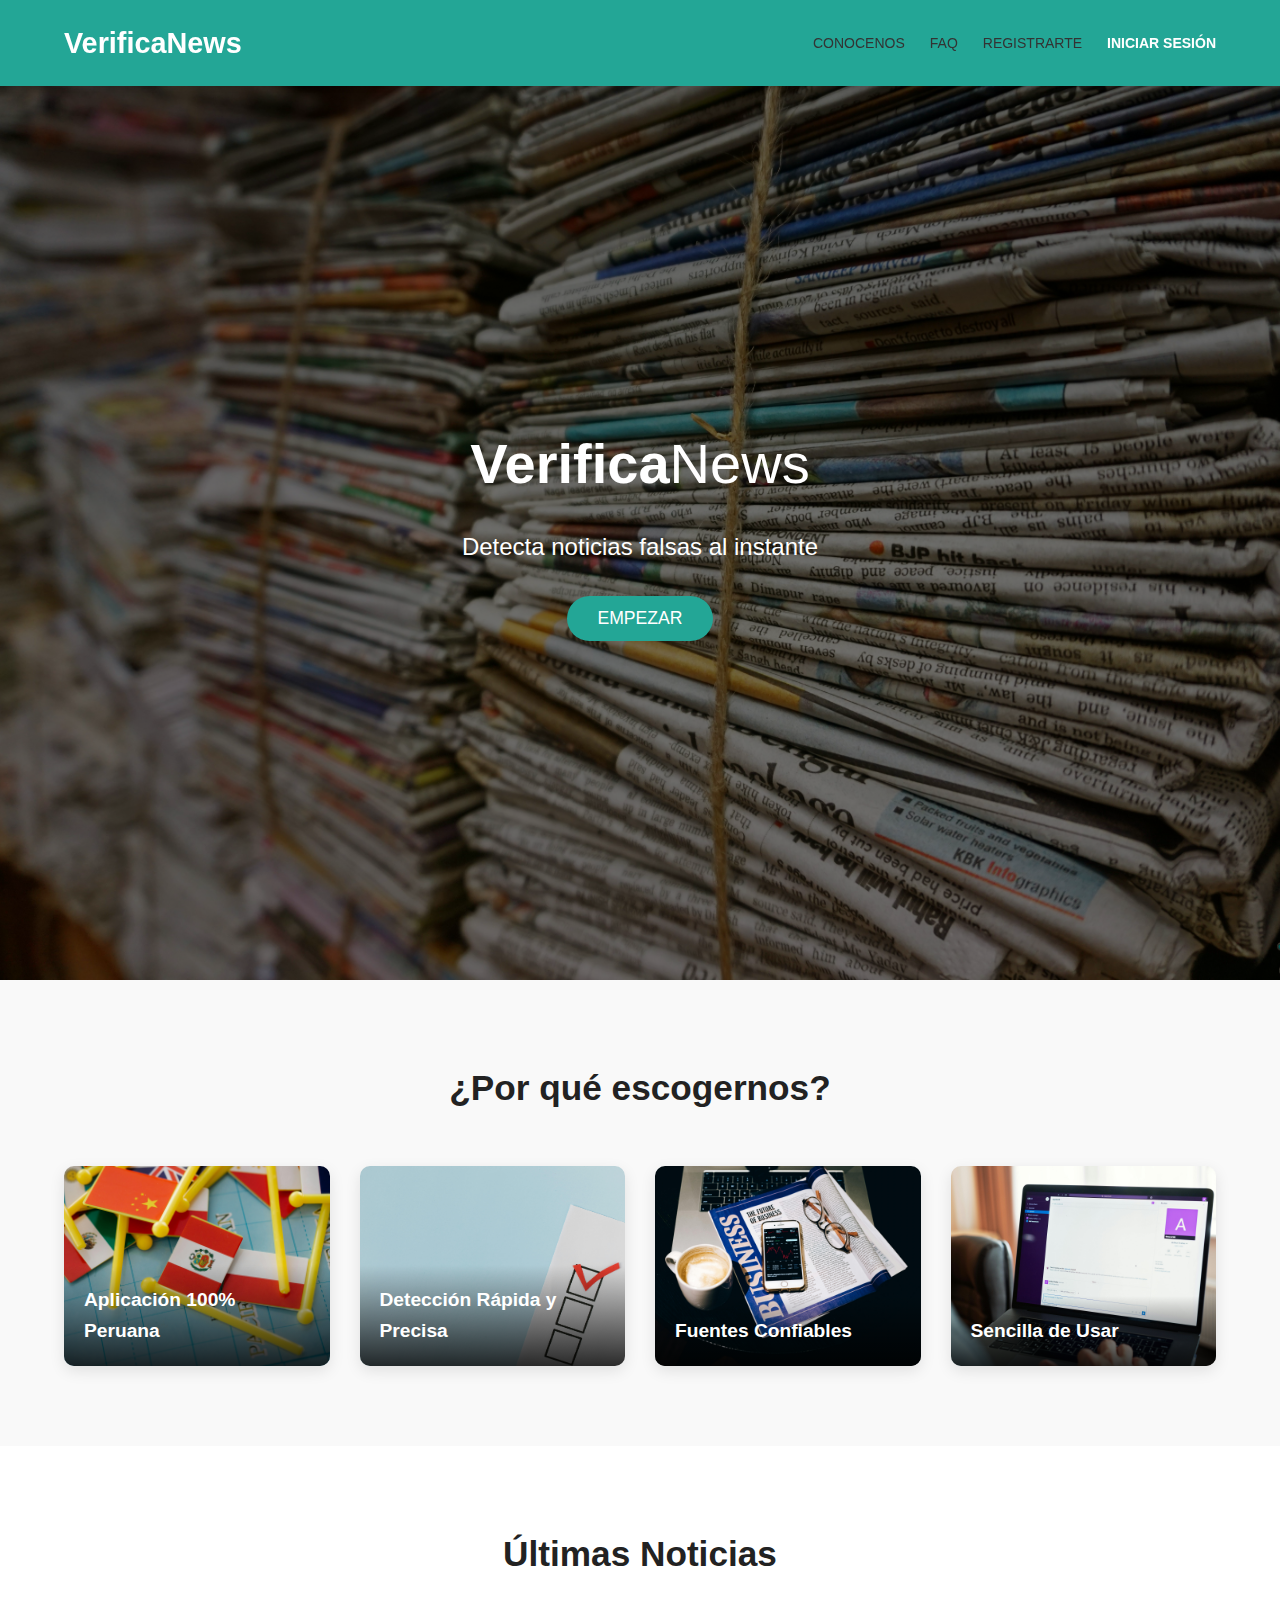
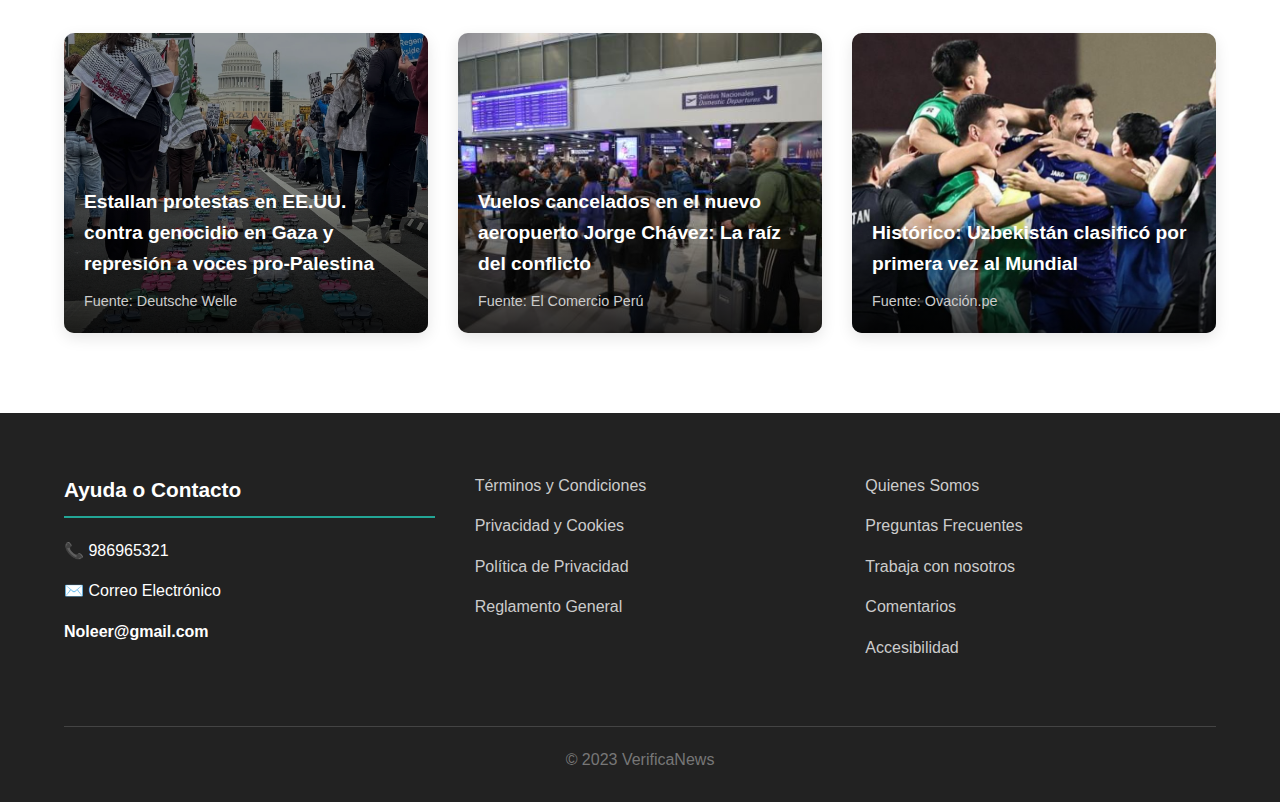
<file: index.html>
<!DOCTYPE html>
<html lang="es">
<head>
    <meta charset="UTF-8">
    <meta name="viewport" content="width=device-width, initial-scale=1.0">
    <title>VerificaNews - Detecta noticias falsas</title>
    <link rel="stylesheet" href="styles.css">
    <link rel="stylesheet" href="styles2.css">
</head>
<body>
    <!-- Header -->
    <header class="header">
        <div class="logo">
            <a href="index.html" style="text-decoration: none;"><h1 style="color: #ffffff; font-size: 1.8rem; margin: 0;">VerificaNews</h1></a>
        </div>
        <nav class="nav">
            <a href="#" class="nav-link">CONOCENOS</a>
            <a href="#" class="nav-link">FAQ</a>
            <a href="VNRegistro.html" class="nav-link">REGISTRARTE</a>
            <a href="VNInicioSesion.html" class="nav-link primary">INICIAR SESIÓN</a>
        </nav>
    </header>

    <!-- Hero Section -->
    <section class="hero">
        <div class="hero-overlay"></div>
        <div class="hero-content">
            <h1>Verifica<span>News</span></h1>
            <p>Detecta noticias falsas al instante</p>
            <a href="VNInicioSesion.html"><button class="cta-button">EMPEZAR</button></a>
        </div>
    </section>

    <!-- Why Choose Us -->
    <section class="why-us">
        <h2>¿Por qué escogernos?</h2>
        <div class="features">
            <div class="feature">
                <div class="feature-content">
                    <h3>Aplicación 100% Peruana</h3>
                </div>
            </div>
            <div class="feature">
                <div class="feature-content">
                    <h3>Detección Rápida y Precisa</h3>
                </div>
            </div>
            <div class="feature">
                <div class="feature-content">
                    <h3>Fuentes Confiables</h3>
                </div>
            </div>
            <div class="feature">
                <div class="feature-content">
                    <h3>Sencilla de Usar</h3>
                </div>
            </div>
        </div>
    </section>

    <!-- Latest News -->
    <section class="latest-news">
        <h2>Últimas Noticias</h2>
        <div class="news-container">
            <div class="news-card">
                <div class="news-overlay"></div>
                <div class="news-content">
                    <h3>Estallan protestas en EE.UU. contra genocidio en Gaza y represión a voces pro-Palestina</h3>
                    <p>Fuente: Deutsche Welle</p>
                </div>
            </div>
            <div class="news-card">
                <div class="news-content">
                    <h3>Vuelos cancelados en el nuevo aeropuerto Jorge Chávez: La raíz del conflicto</h3>
                    <p>Fuente: El Comercio Perú</p>
                </div>
            </div>
            <div class="news-card">
                <div class="news-content">
                    <h3>Histórico: Uzbekistán clasificó por primera vez al Mundial</h3>
                    <p>Fuente: Ovación.pe</p>
                </div>
            </div>
        </div>
    </section>

    <!-- Footer -->
    <footer class="footer">
        <div class="footer-content">
            <div class="contact-info">
                <h3>Ayuda o Contacto</h3>
                <p>📞 986965321</p>
                <p>✉️ Correo Electrónico</p>
                <p><strong>Noleer@gmail.com</strong></p>
            </div>
            <div class="footer-links">
                <div class="links-column">
                    <a href="#">Términos y Condiciones</a>
                    <a href="#">Privacidad y Cookies</a>
                    <a href="#">Política de Privacidad</a>
                    <a href="#">Reglamento General</a>
                </div>
                <div class="links-column">
                    <a href="#">Quienes Somos</a>
                    <a href="#">Preguntas Frecuentes</a>
                    <a href="#">Trabaja con nosotros</a>
                    <a href="#">Comentarios</a>
                    <a href="#">Accesibilidad</a>
                </div>
            </div>
        </div>
        <div class="copyright">
            <p>© 2023 VerificaNews</p>
        </div>
    </footer>
</body>
</html>
</file>
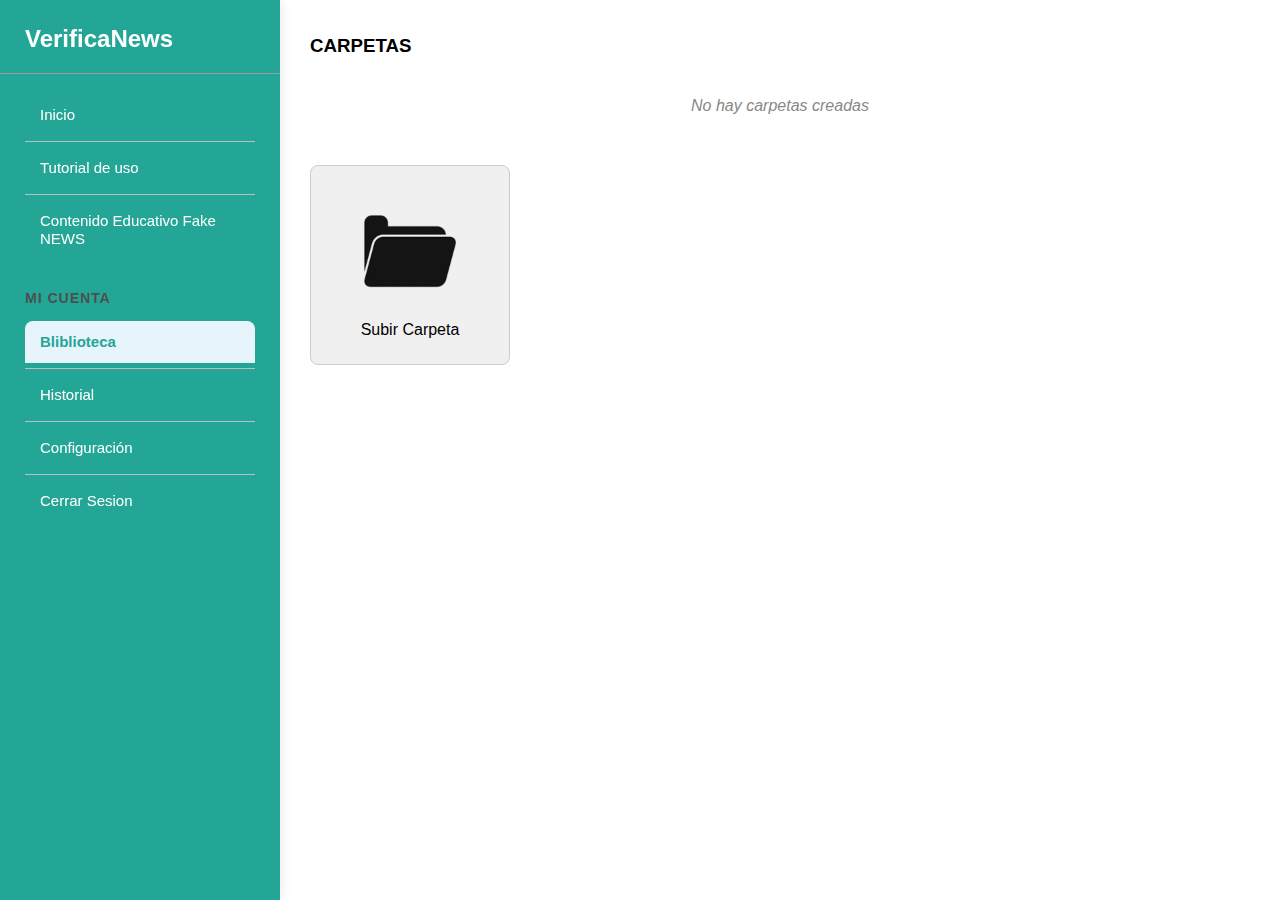
<file: VNBiblioteca.html>
<!DOCTYPE html>
<html land="es">
<head>
    <meta charset="utf-8">
    <meta name="viewport" content="width=device-width, initial-scale=1.8">
    <title>VerificaNews - Biblioteca</title>
    <link rel="stylesheet" href="VNPaginaEstilos.css">
    <link rel="stylesheet" href="VNBibliotecaEstilos.css">
</head>
<body>
    <div class="sidebar">
        <h1 class="logo">VerificaNews</h1>
        <div class="menu-section">
            <ul class="menu">
                <li class="menu-item">
                    <span class="item-text">Inicio</span>
                </li>
                <li class="menu-item divider"></li>
                <li class="menu-item">
                    <span class="item-text">Tutorial de uso</span>
                </li>
                <li class="menu-item divider"></li>
                <li class="menu-item">
                    <span class="item-text">Contenido Educativo Fake NEWS</span>
                </li>
            </ul>
        </div>
        <div class="menu-section">
            <h2 class="section-title">Mi Cuenta</h2>
            <ul class="menu">
                <li class="menu-item">
                    <span class="item-text">Bliblioteca</span>
                </li>
                <li class="menu-item divider"></li>
                <li class="menu-item">
                    <span class="item-text">Historial</span>
                </li>
                <li class="menu-item divider"></li>
                <li class="menu-item">
                    <span class="item-text">Configuración</span>
                </li>
                <li class="menu-item divider"></li>
                <li class="menu-item">
                    <span class="item-text">Cerrar Sesion</span>
                </li>
            </ul>
        </div>
    </div>
    <div class="main-content">
        <h3>CARPETAS</h3>
        <div id="foldersContainer" class="folders-container"></div>
        <div id="addFolderBtn" class="verification-box">
            <img src="add_folder_icon.png" alt="Añadir carpeta" class="verification-icon">
            <span class="verification-text-bottom">Subir Carpeta</span>
        </div>
        <div id="folderModal" class="modal">
            <div class="modal-content">
                <span class="close-modal">&times;</span>
                <h3>Nueva Carpeta</h3>
                <input type="text" id="folderNameInput" placeholder="Nombre de la carpeta">
                <button id="createFolderBtn">Crear</button>
            </div>
        </div>
        <div id="folderContentView" class="folder-content-view">
            <div class="folder-content-header">
                <button id="backToFoldersBtn" class="back-button">← Volver a carpetas</button>
                <h3 id="currentFolderName"></h3>
                <div class="folder-options">
                    <button class="options-button">⋮ Opciones</button>
                    <div class="options-menu">
                        <button class="option-item view-history">📝 Ver historial</button>
                        <button class="option-item delete">🗑️ Eliminar carpeta</button>
                    </div>
                </div>
            </div>
            <div id="folderItemsContainer" class="folder-items-container"></div>
        </div>
    </div>
    <script src="VNNavegacion.js"></script>
    <script src="VNBibliotecario.js"></script>
</body>
</html>
</file>
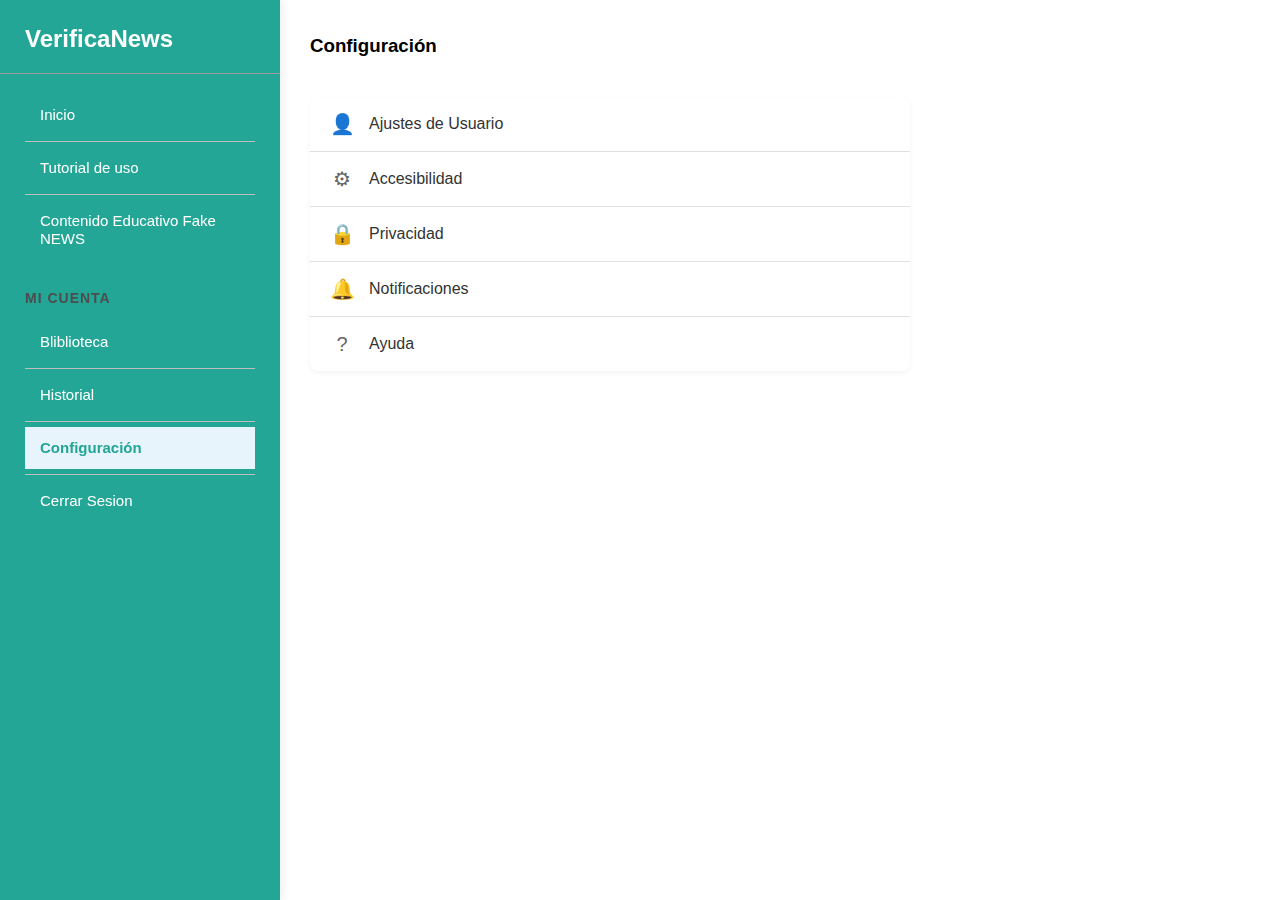
<file: VNConfiguracion.html>
<!DOCTYPE html>
<html land="es">
<head>
    <meta charset="utf-8">
    <meta name="viewport" content="width=device-width, initial-scale=1.8">
    <title>VerificaNews</title>
    <link rel="stylesheet" href="VNPaginaEstilos.css">
    <link rel="stylesheet" href="VNConfiguracionEstilos.css">
</head>
<body>
    <div class="sidebar">
        <h1 class="logo">VerificaNews</h1>
        <div class="menu-section">
            <ul class="menu">
                <li class="menu-item">
                    <span class="item-text">Inicio</span>
                </li>
                <li class="menu-item divider"></li>
                <li class="menu-item">
                    <span class="item-text">Tutorial de uso</span>
                </li>
                <li class="menu-item divider"></li>
                <li class="menu-item">
                    <span class="item-text">Contenido Educativo Fake NEWS</span>
                </li>
            </ul>
        </div>
        <div class="menu-section">
            <h2 class="section-title">Mi Cuenta</h2>
            <ul class="menu">
                <li class="menu-item">
                    <span class="item-text">Bliblioteca</span>
                </li>
                <li class="menu-item divider"></li>
                <li class="menu-item">
                    <span class="item-text">Historial</span>
                </li>
                <li class="menu-item divider"></li>
                <li class="menu-item">
                    <span class="item-text">Configuración</span>
                </li>
                <li class="menu-item divider"></li>
                <li class="menu-item">
                    <span class="item-text">Cerrar Sesion</span>
                </li>
            </ul>
        </div>
    </div>
    <div class="main-content">
        <h3>Configuración</h3>
        <div class="settings-list">
            <div class="settings-item">
                <span class="icon"><span>&#128100;</span></span> <span class="item-text">Ajustes de Usuario</span>
            </div>
            <div class="settings-item divider"></div>
            <div class="settings-item">
                <span class="icon"><span>&#9881;</span></span> <span class="item-text">Accesibilidad</span>
            </div>
            <div class="settings-item divider"></div>
            <div class="settings-item">
                <span class="icon"><span>&#128274;</span></span> <span class="item-text">Privacidad</span>
            </div>
            <div class="settings-item divider"></div>
            <div class="settings-item">
                <span class="icon"><span>&#128276;</span></span> <span class="item-text">Notificaciones</span>
            </div>
            <div class="settings-item divider"></div>
            <div class="settings-item">
                <span class="icon"><span>&#63;</span></span> <span class="item-text">Ayuda</span>
            </div>
        </div>
    </div>
    <script src="VNNavegacion.js"></script>
</body>
</html>
</file>
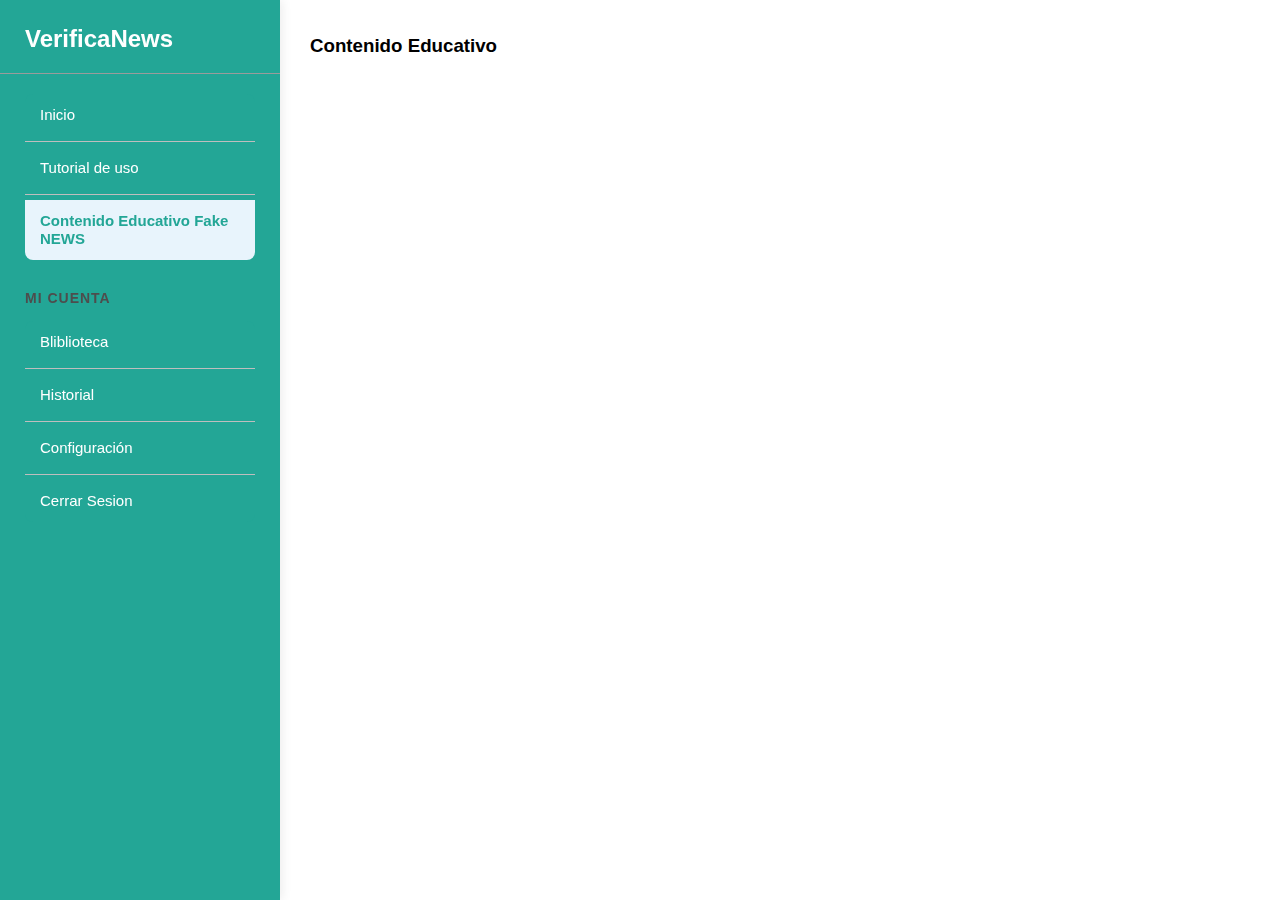
<file: VNContenido.html>
<!DOCTYPE html>
<html land="es">
<head>
    <meta charset="utf-8">
    <meta name="viewport" content="width=device-width, initial-scale=1.8">
    <title>VerificaNews</title>
    <link rel="stylesheet" href="VNPaginaEstilos.css">
</head>
<body>
    <div class="sidebar">
        <h1 class="logo">VerificaNews</h1>
        <div class="menu-section">
            <ul class="menu">
                <li class="menu-item">
                    <span class="item-text">Inicio</span>
                </li>
                <li class="menu-item divider"></li>
                <li class="menu-item">
                    <span class="item-text">Tutorial de uso</span>
                </li>
                <li class="menu-item divider"></li>
                <li class="menu-item">
                    <span class="item-text">Contenido Educativo Fake NEWS</span>
                </li>
            </ul>
        </div>
        <div class="menu-section">
            <h2 class="section-title">Mi Cuenta</h2>
            <ul class="menu">
                <li class="menu-item">
                    <span class="item-text">Bliblioteca</span>
                </li>
                <li class="menu-item divider"></li>
                <li class="menu-item">
                    <span class="item-text">Historial</span>
                </li>
                <li class="menu-item divider"></li>
                <li class="menu-item">
                    <span class="item-text">Configuración</span>
                </li>
                <li class="menu-item divider"></li>
                <li class="menu-item">
                    <span class="item-text">Cerrar Sesion</span>
                </li>
            </ul>
        </div>
    </div>
    <div class="main-content">
        <h3>Contenido Educativo</h3>
    </div>
    <script src="VNNavegacion.js"></script>
</body>
</html>
</file>
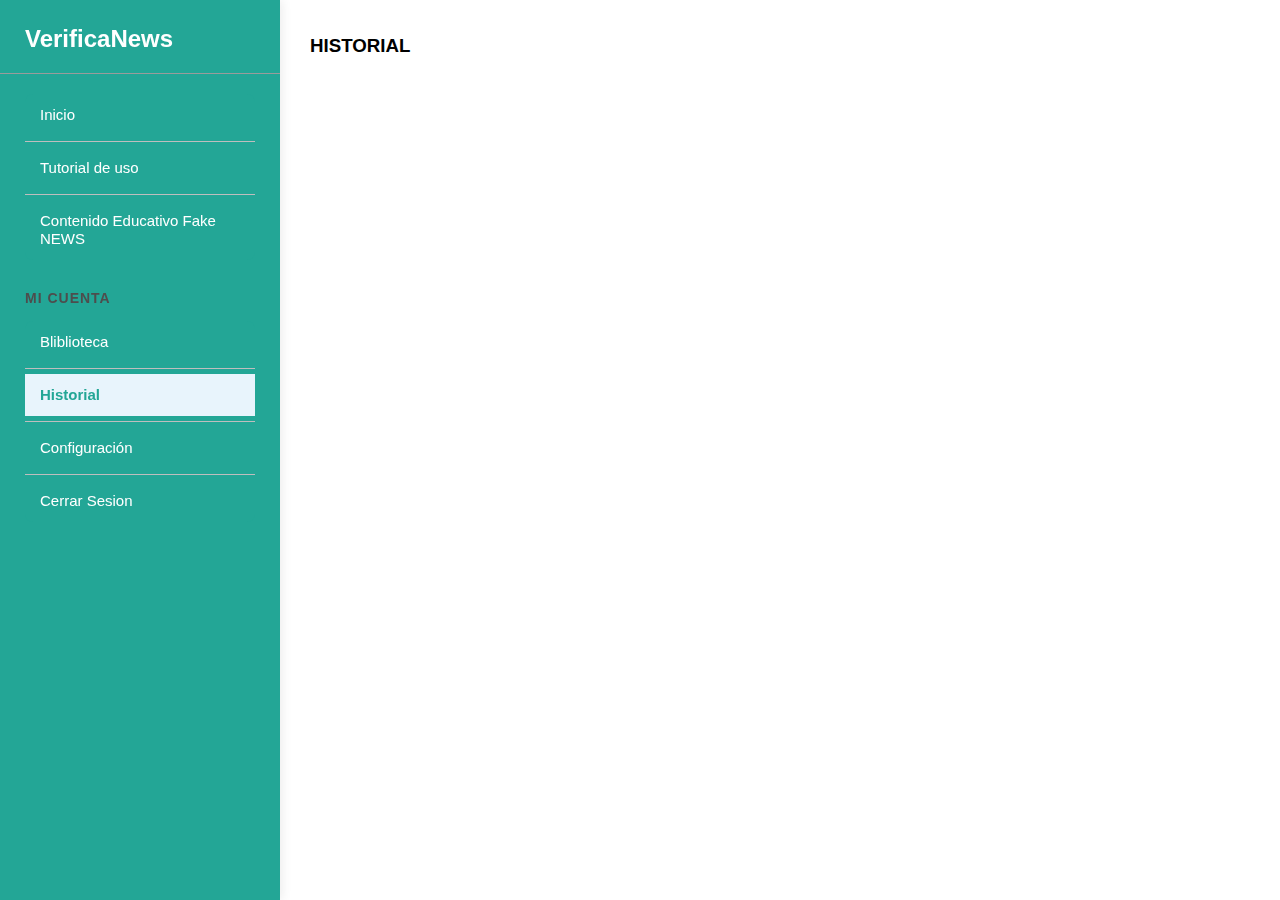
<file: VNHistorial.html>
<!DOCTYPE html>
<html land="es">
<head>
    <meta charset="utf-8">
    <meta name="viewport" content="width=device-width, initial-scale=1.8">
    <title>VerificaNews</title>
    <link rel="stylesheet" href="VNPaginaEstilos.css">
</head>
<body>
    <div class="sidebar">
        <h1 class="logo">VerificaNews</h1>
        <div class="menu-section">
            <ul class="menu">
                <li class="menu-item">
                    <span class="item-text">Inicio</span>
                </li>
                <li class="menu-item divider"></li>
                <li class="menu-item">
                    <span class="item-text">Tutorial de uso</span>
                </li>
                <li class="menu-item divider"></li>
                <li class="menu-item">
                    <span class="item-text">Contenido Educativo Fake NEWS</span>
                </li>
            </ul>
        </div>
        <div class="menu-section">
            <h2 class="section-title">Mi Cuenta</h2>
            <ul class="menu">
                <li class="menu-item">
                    <span class="item-text">Bliblioteca</span>
                </li>
                <li class="menu-item divider"></li>
                <li class="menu-item">
                    <span class="item-text">Historial</span>
                </li>
                <li class="menu-item divider"></li>
                <li class="menu-item">
                    <span class="item-text">Configuración</span>
                </li>
                <li class="menu-item divider"></li>
                <li class="menu-item">
                    <span class="item-text">Cerrar Sesion</span>
                </li>
            </ul>
        </div>
    </div>
    <div class="main-content">
        <h3>HISTORIAL</h3>
    </div>
    <script src="VNNavegacion.js"></script>
</body>
</html>
</file>
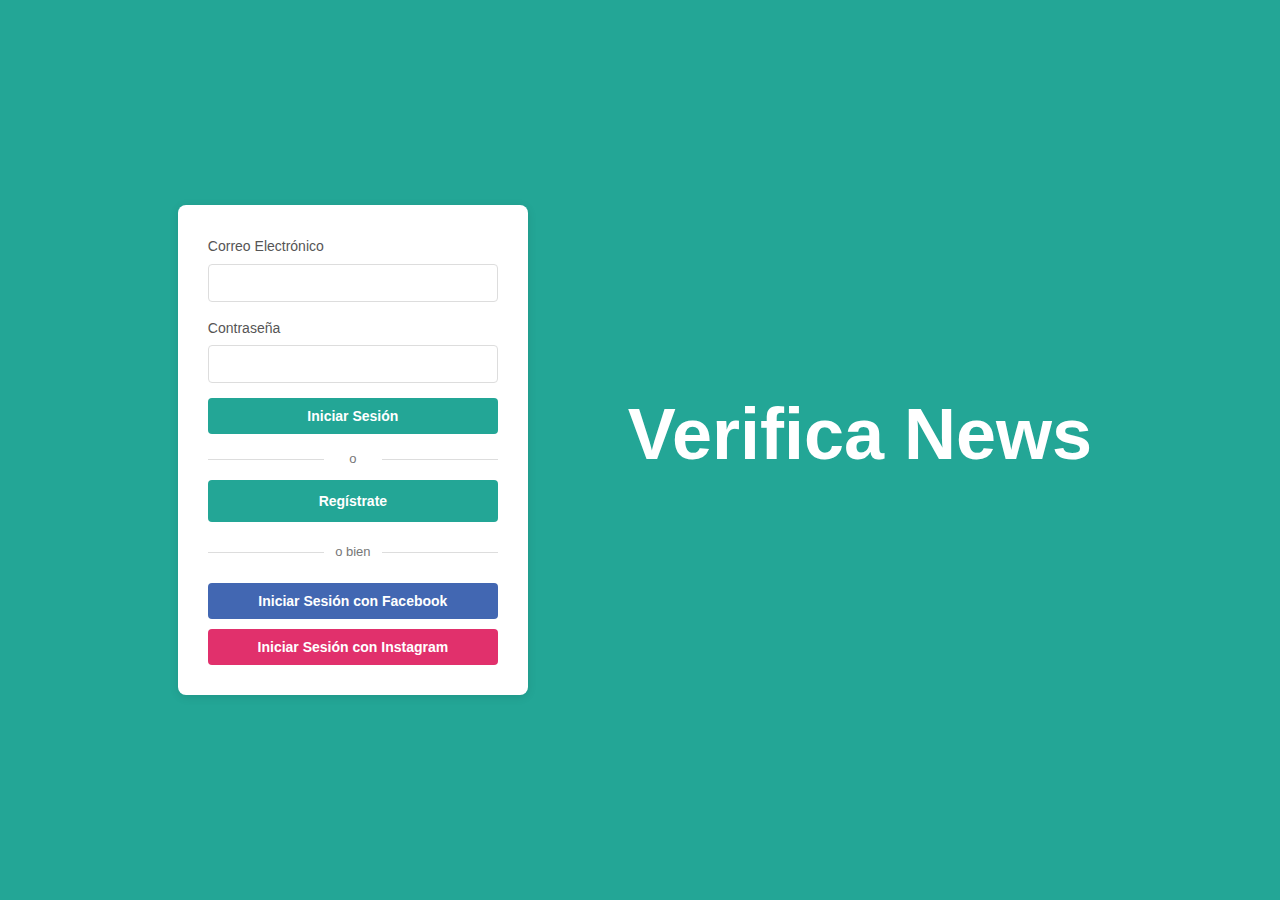
<file: VNInicioSesion.html>
<!DOCTYPE html>
<html land="es">
<head>
    <meta charset="utf-8">
    <meta name="viewport" content="width=device-width, initial-scale=1.8">
    <title>VerificaNews - Iniciar Sesion</title>
    <link rel="stylesheet" href="VNEstilos.css">
</head>
<body>
    <div class="login-container">
        <form id="loginForm" class="login-form">
            <div class="form-group">
                <label>Correo Electrónico</label>
                <input type="email" id="email" required>
            </div>
            <div class="form-group">
                <label>Contraseña</label>
                <input type="password" id="password" required>
            </div>
            <button type="submit" class="login-btn">Iniciar Sesión</button>
            <div class="disyuncion">o</div>
            <a href="VNRegistro.html" class="login-btn">Regístrate</a>
            <div id="error-message" class="error-message"></div>
            <div class="divider">o bien</div>
            <div class="social-login">
                <button type="button" class="social-btn facebook-btn">
                    Iniciar Sesión con Facebook
                </button>
                <button type="button" class="social-btn instagram-btn">
                    Iniciar Sesión con Instagram
                </button>
            </div>
        </form>
    </div>
    <h1 class="logo">Verifica News</h1>
    <script src="VNSimulador1.js"></script>
    
</body>
</html>
</file>
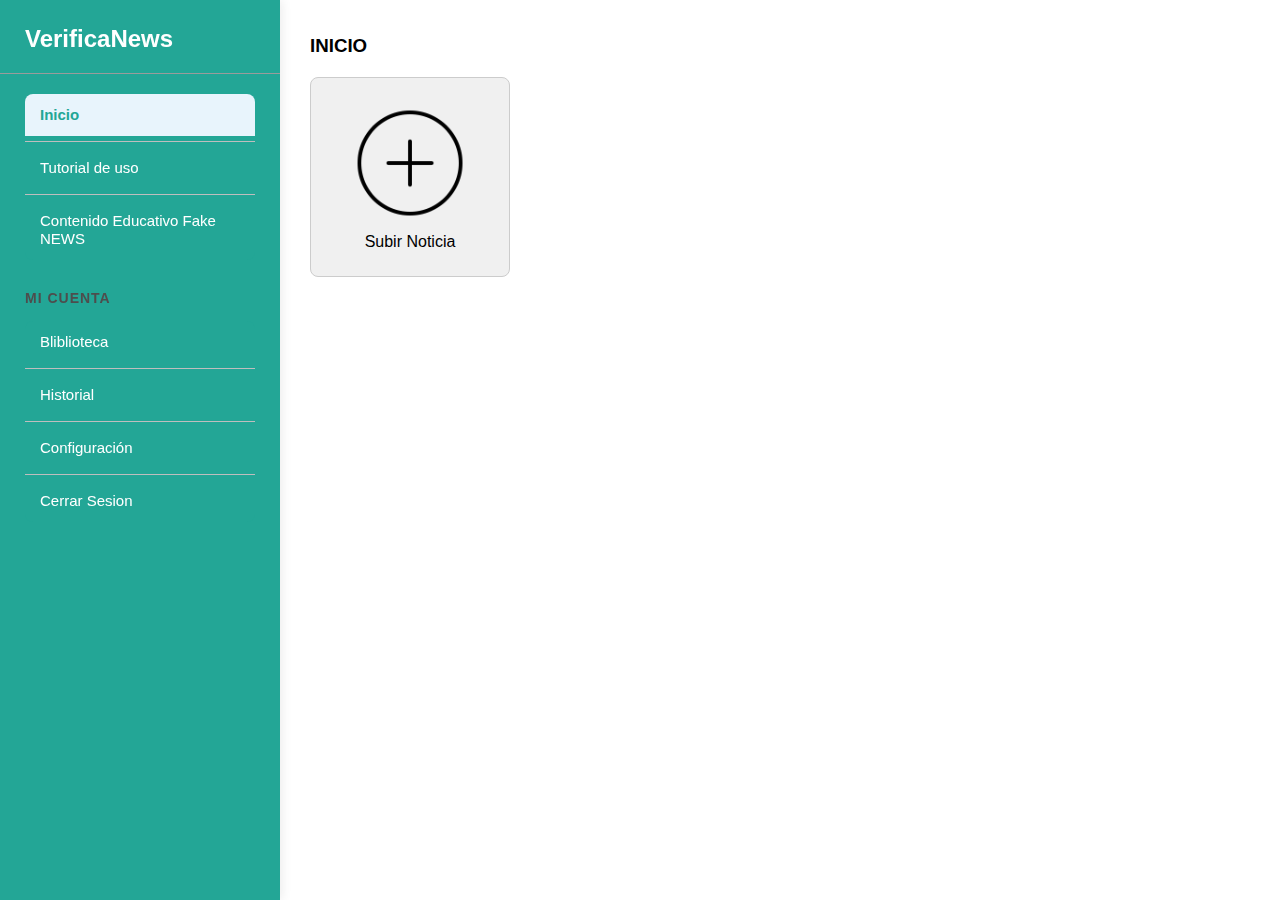
<file: VNPaginaPrincipal.html>
<!DOCTYPE html>
<html land="es">
<head>
    <meta charset="utf-8">
    <meta name="viewport" content="width=device-width, initial-scale=1.8">
    <title>VerificaNews</title>
    <link rel="stylesheet" href="VNPaginaEstilos.css">
</head>
<body>
    <div class="sidebar">
        <h1 class="logo">VerificaNews</h1>
        <div class="menu-section">
            <ul class="menu">
                <li class="menu-item">
                    <span class="item-text">Inicio</span>
                </li>
                <li class="menu-item divider"></li>
                <li class="menu-item">
                    <span class="item-text">Tutorial de uso</span>
                </li>
                <li class="menu-item divider"></li>
                <li class="menu-item">
                    <span class="item-text">Contenido Educativo Fake NEWS</span>
                </li>
            </ul>
        </div>
        <div class="menu-section">
            <h2 class="section-title">Mi Cuenta</h2>
            <ul class="menu">
                <li class="menu-item">
                    <span class="item-text">Bliblioteca</span>
                </li>
                <li class="menu-item divider"></li>
                <li class="menu-item">
                    <span class="item-text">Historial</span>
                </li>
                <li class="menu-item divider"></li>
                <li class="menu-item">
                    <span class="item-text">Configuración</span>
                </li>
                <li class="menu-item divider"></li>
                <li class="menu-item">
                    <span class="item-text">Cerrar Sesion</span>
                </li>
            </ul>
        </div>
    </div>
    <div class="main-content">
        <h3 class="main-content-title">INICIO</h3>
        <div class="verification-box" onclick="window.location.href='VNVerificacion.html'">
            <img src="verification_icon.png" alt="Add-News" class="verification-icon">
            <span class="verification-text-bottom">Subir Noticia</span>
        </div>
    </div>
    <script src="VNNavegacion.js"></script>
</body>
</html>
</file>
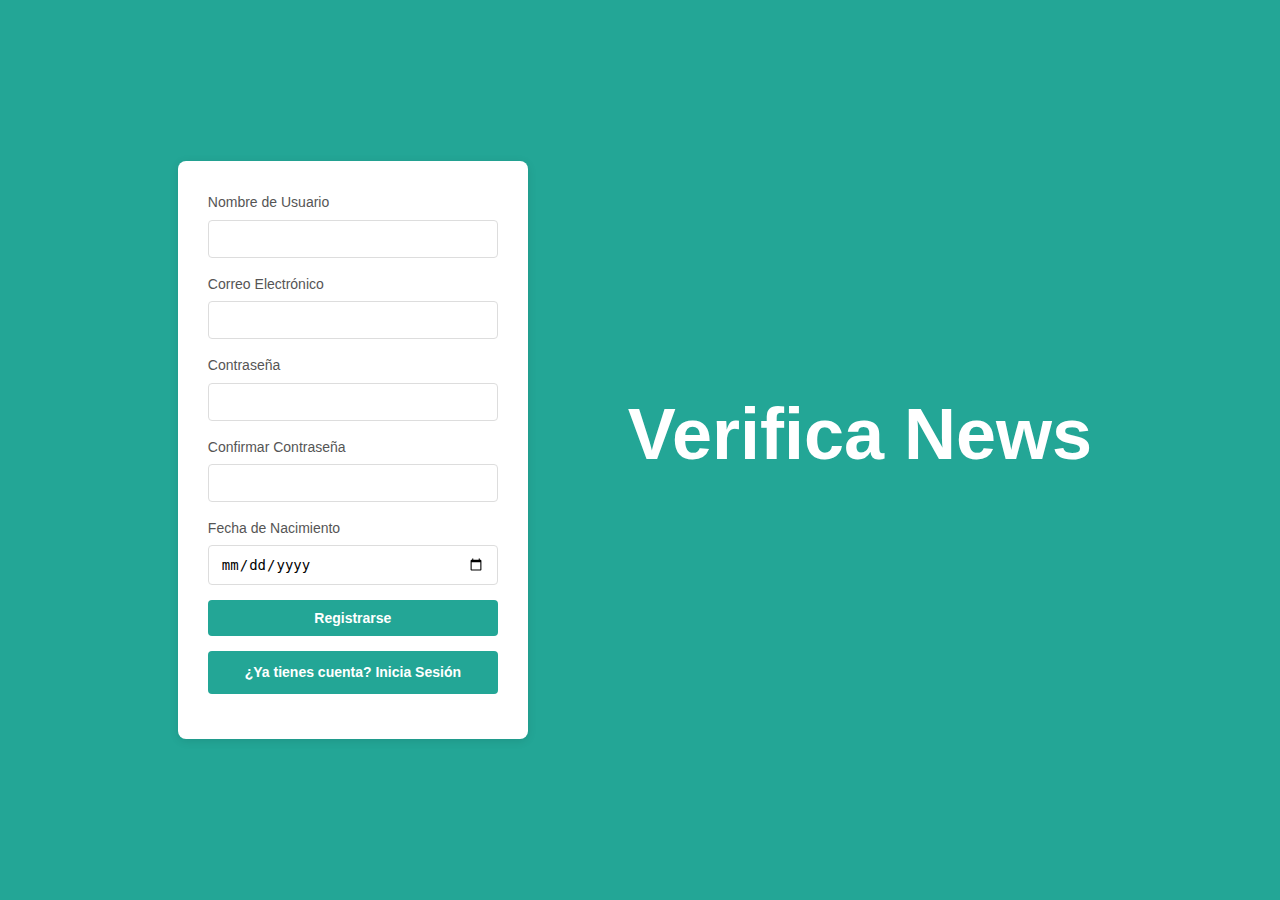
<file: VNRegistro.html>
<!DOCTYPE html>
<html land="es">
<head>
    <meta charset="utf-8">
    <title>VerificaNews - Registrate</title>
    <link rel="stylesheet" href="VNEstilos.css">
</head>
<body>
    <div class="login-container">
        <form id="registerForm" class="login-form">
            <div class="form-group">
                <label>Nombre de Usuario</label>
                <input type="username" id="newUsername" required>
            </div>
            <div class="form-group">
                <label>Correo Electrónico</label>
                <input type="email" id="newEmail" required>
            </div>
            <div class="form-group">
                <label>Contraseña</label>
                <input type="password" id="newPassword" required>
            </div>
            <div class="form-group">
                <label>Confirmar Contraseña</label>
                <input type="password" id="confirmPassword" required>
            </div>
            <div class="form-group">
                <label>Fecha de Nacimiento</label>
                <input type="date" id="birthDate" required>
            </div>
            <button type="submit" class="login-btn">Registrarse</button>
            <div id="register-error" class="error-message"></div>
            <a href="VNInicioSesion.html" class="login-btn">¿Ya tienes cuenta? Inicia Sesión</a>
        </form>
    </div>
    <h1 class="logo">Verifica News</h1>
    <script src="VNSimulador1.js"></script>
</body>
</file>
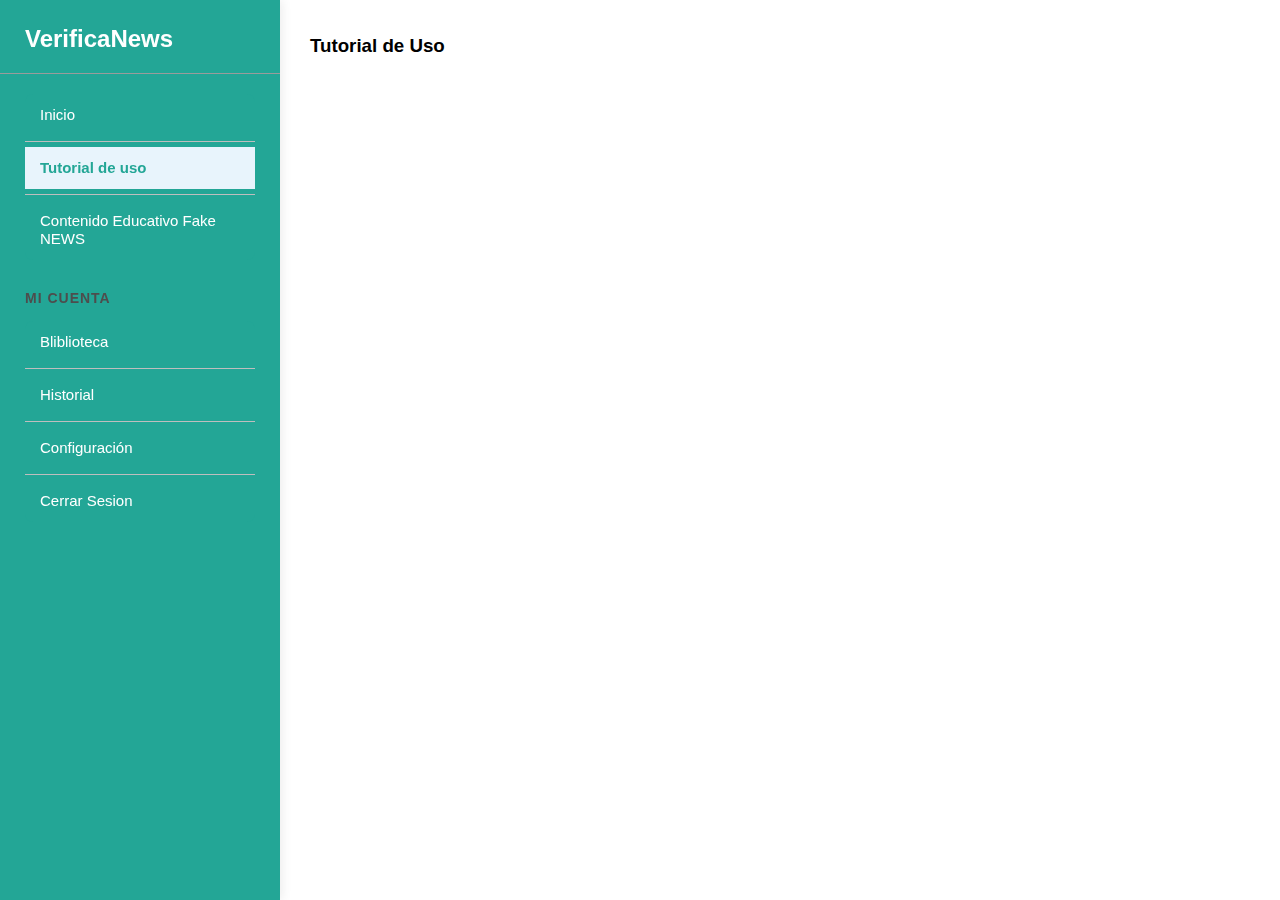
<file: VNTutorial.html>
<!DOCTYPE html>
<html land="es">
<head>
    <meta charset="utf-8">
    <meta name="viewport" content="width=device-width, initial-scale=1.8">
    <title>VerificaNews</title>
    <link rel="stylesheet" href="VNPaginaEstilos.css">
</head>
<body>
    <div class="sidebar">
        <h1 class="logo">VerificaNews</h1>
        <div class="menu-section">
            <ul class="menu">
                <li class="menu-item">
                    <span class="item-text">Inicio</span>
                </li>
                <li class="menu-item divider"></li>
                <li class="menu-item">
                    <span class="item-text">Tutorial de uso</span>
                </li>
                <li class="menu-item divider"></li>
                <li class="menu-item">
                    <span class="item-text">Contenido Educativo Fake NEWS</span>
                </li>
            </ul>
        </div>
        <div class="menu-section">
            <h2 class="section-title">Mi Cuenta</h2>
            <ul class="menu">
                <li class="menu-item">
                    <span class="item-text">Bliblioteca</span>
                </li>
                <li class="menu-item divider"></li>
                <li class="menu-item">
                    <span class="item-text">Historial</span>
                </li>
                <li class="menu-item divider"></li>
                <li class="menu-item">
                    <span class="item-text">Configuración</span>
                </li>
                <li class="menu-item divider"></li>
                <li class="menu-item">
                    <span class="item-text">Cerrar Sesion</span>
                </li>
            </ul>
        </div>
    </div>
    <div class="main-content">
        <h3>Tutorial de Uso</h3>
    </div>
    <script src="VNNavegacion.js"></script>
</body>
</html>
</file>
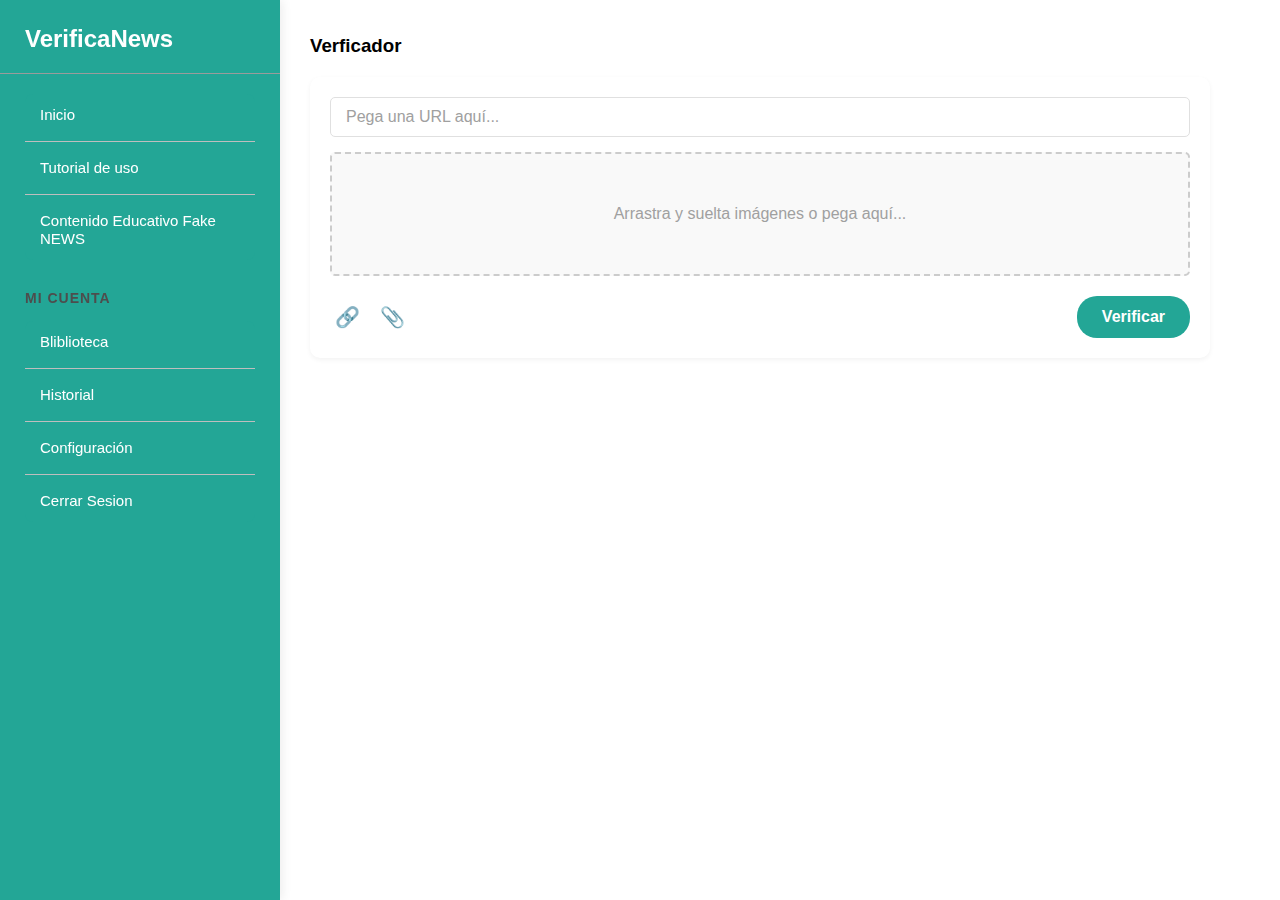
<file: VNVerificacion.html>
<!DOCTYPE html>
<html land="es">
<head>
    <meta charset="utf-8">
    <meta name="viewport" content="width=device-width, initial-scale=1.8">
    <title>VerificaNews</title>
    <link rel="stylesheet" href="VNPaginaEstilos.css">
</head>
<body>
    <div class="sidebar">
        <h1 class="logo">VerificaNews</h1>
        <div class="menu-section">
            <ul class="menu">
                <li class="menu-item">
                    <span class="item-text">Inicio</span>
                </li>
                <li class="menu-item divider"></li>
                <li class="menu-item">
                    <span class="item-text">Tutorial de uso</span>
                </li>
                <li class="menu-item divider"></li>
                <li class="menu-item">
                    <span class="item-text">Contenido Educativo Fake NEWS</span>
                </li>
            </ul>
        </div>
        <div class="menu-section">
            <h2 class="section-title">Mi Cuenta</h2>
            <ul class="menu">
                <li class="menu-item">
                    <span class="item-text">Bliblioteca</span>
                </li>
                <li class="menu-item divider"></li>
                <li class="menu-item">
                    <span class="item-text">Historial</span>
                </li>
                <li class="menu-item divider"></li>
                <li class="menu-item">
                    <span class="item-text">Configuración</span>
                </li>
                <li class="menu-item divider"></li>
                <li class="menu-item">
                    <span class="item-text">Cerrar Sesion</span>
                </li>
            </ul>
        </div>
    </div>
    <div class="main-content">
        <h3>Verficador</h3>
        <div class="form-container">
            <div class="input-area">
                <div class="url-input-container">
                    <input type="text" placeholder="Pega una URL aquí..." class="text-input url-input" id="urlInput">
                    <span class="clear-url-button" id="clearUrlButton">&#x2716;</span>
                </div>
                <div contenteditable="true" class="editable-content" placeholder="Arrastra y suelta imágenes o pega aquí..." id="imageDropArea"></div>
                <input type="file" id="imageUpload" accept="image/*" style="display: none;">
                <div class="form-actions">
                    <div class="input-icons">
                        <span class="icon url-icon">🔗</span> 
                        <span class="icon clip-icon" id="clipIcon">📎</span>
                    </div>
                    <button class="verify-button">Verificar</button>
                </div>
            </div>
            <input type="file" id="imageUpload" accept="image/*" style="display: none;">
        </div>
    </div>
    <script src="VNNavegacion.js"></script>
    <script src="VNVerificado.js"></script>
</body>
</html>
</file>
<file: styles2.css>
/* Hero Section */
    .hero {
        background: url('imagen1.jpg') no-repeat center center;
        background-size: cover;
    }
    
    /* Why Choose Us - Features */
    .feature:nth-child(1) { /* Aplicación 100% Peruana */
        background: url('imagen2.jpg') no-repeat center center;
        background-size: cover;
    }
    .feature:nth-child(2) { /* Detección Rápida y Precisa */
        background: url('imagen3.jpg') no-repeat center center;
        background-size: cover;
    }
    .feature:nth-child(3) { /* Fuentes Confiables */
        background: url('imagen4.jpg') no-repeat center center;
        background-size: cover;
    }
    .feature:nth-child(4) { /* Sencilla de Usar */
        background: url('imagen5.jpg') no-repeat center center;
        background-size: cover;
    }
    
    /* Latest News - News Cards */
    .news-card:nth-child(1) { /* Estallan protestas... */
        background: url('imagen6.jpg') no-repeat center center;
        background-size: cover;
    }
    .news-card:nth-child(2) { /* Vuelos cancelados... */
        background: url('imagen7.jpg') no-repeat center center;
        background-size: cover;
    }
    .news-card:nth-child(3) { /* Uzbekistán... */
        background: url('imagen8.jpg') no-repeat center center;
        background-size: cover;
    }
</file>
<file: VNPaginaEstilos.css>
* {
    margin: 0;
    padding: 0;
    box-sizing: border-box;
    font-family: 'Arial', sans-serif;
}
body {
    display: flex;
    min-height: 100vh;
    background-color: #f5f5f5;
}
.sidebar {
    width: 280px;
    background-color: rgb(35, 166, 150);
    padding: 25px 0;
    box-shadow: 2px 0 10px rgba(0, 0, 0, 0.08);
    height: 100vh;
    position: fixed;
    left: 0;
    top: 0;
}
.logo {
    font-size: 24px;
    font-weight: 700;
    color: #ffffff;
    padding: 0 25px 20px;
    margin-bottom: 20px;
    border-bottom: 1px solid #9b9b9b;
}
.menu-section {
    margin-bottom: 30px;
    padding: 0 25px;
}
.section-title {
    font-size: 14px;
    color: #4d4d4d;
    margin-bottom: 15px;
    text-transform: uppercase;
    letter-spacing: 1px;
    font-weight: 600;
}
.menu {
    list-style: none;
    background-color: rgb(35, 166, 150);
    border-radius: 8px;
    overflow: hidden;
}
.menu-item {
    padding: 12px 15px;
    transition: all 0.3s ease;
    position: relative;
}
.menu-item:hover {
    background-color: #e8f4fc;
}
.menu-item:hover .item-text {
    color: rgb(35, 166, 150);
}
.item-text {
    color: #ffffff;
    font-size: 15px;
    transition: color 0.3s ease;
}
.divider {
    height: 1px;
    padding: 0 !important;
    background-color: #bebebe;
    margin: 5px 0;
}
.divider:hover {
    background-color: #9b9b9b !important;
}

/* Main Content */
.main-content {
    flex: 1;
    margin-left: 280px;
    padding: 35px 30px 30px; /* Consolidado: top, right, bottom, left */
    background-color: #fff;
    min-height: 100vh;
    display: flex; 
    flex-direction: column;
    align-items: flex-start;
}
.main-content h3 {
    width: 100%;
    text-align: left;
    padding-left: 0; /* Asegurar que no haya padding extra si main-content ya lo tiene */
    box-sizing: border-box;
    margin-bottom: 20px;
}
.form-container {
    display: flex;
    flex-direction: column;
    align-items: center;
    width: 100%;
    max-width: 900px;
    margin-top: 0; /* Gestionado por el margin-bottom del h3 */
    gap: 15px;
    box-shadow: 0 2px 5px rgba(0, 0, 0, 0.05); /* Sombra para todo el formulario */
    border-radius: 10px; /* Redondeo general del formulario */
    background-color: #ffffff; /* Fondo blanco para todo el formulario */
    padding: 20px; /* Padding general dentro del formulario */
}
.input-area {
    display: flex;
    flex-direction: column;
    align-items: flex-start;
    width: 100%;
    min-height: 100px;
    position: relative; /* Para posicionar elementos absolutos dentro si fuera necesario */
    /* Bordes y fondo movidos a .url-input-container y .editable-content */
    border: none; /* Eliminar bordes si los tenían */
    box-shadow: none; /* Eliminar sombras si las tenían */
    padding: 0; /* Eliminar padding si lo tenían */
}
.url-input-container {
    position: relative;
    width: 100%;
    margin-bottom: 15px;
    display: flex;
    align-items: center;
    border: 1px solid #e0e0e0; /* Borde aquí */
    border-radius: 5px; /* Redondeo aquí */
    background-color: #ffffff; /* Fondo aquí */
    padding: 0;
}
.text-input.url-input {
    flex-grow: 1;
    border: none; /* Borde movido al contenedor */
    outline: none;
    padding: 10px 45px 10px 15px; /* Padding para el texto y la X */
    font-size: 16px;
    color: #333;
    background-color: transparent; /* Fondo transparente */
    white-space: nowrap;
    overflow: hidden;
    text-overflow: ellipsis;
    box-sizing: border-box;
    text-align: left;
    transition: border-color 0.2s ease; /* Transición para el cambio de color del borde */
}
.text-input.url-input::placeholder {
    color: #a0a0a0;
}
/* URL Clear Button (the 'X') */
.clear-url-button {
    position: absolute;
    right: 15px;
    top: 50%;
    transform: translateY(-50%); /* Ajuste final para centrado vertical */
    background-color: #ccc;
    color: #fff;
    border-radius: 50%;
    width: 18px;
    height: 18px;
    display: flex;
    justify-content: center;
    align-items: center;
    font-size: 10px;
    font-weight: bold;
    cursor: pointer;
    visibility: hidden;
    opacity: 0;
    transition: visibility 0s, opacity 0.2s ease;
}
.url-input-container:hover .clear-url-button,
.url-input:focus + .clear-url-button,
.url-input:not(:placeholder-shown) + .clear-url-button {
    visibility: visible;
    opacity: 1;
}
.url-input-container.valid-url {
    border-color: green;
}
.url-input-container.invalid-url {
    border-color: red;
}
.editable-content {
    flex-grow: 1;
    border: 2px dashed #ccc;
    border-radius: 5px;
    padding: 10px;
    min-height: 120px;
    width: 100%;
    overflow-y: auto;
    font-size: 16px;
    color: #333;
    outline: none;
    background-color: #f9f9f9;
    margin-bottom: 0; /* Espacio manejado por el gap del form-container */
}
.editable-content:empty:not(:focus)::before {
    content: attr(placeholder);
    color: #a0a0a0;
    pointer-events: none;
    display: block;
    text-align: center;
    line-height: 100px; /* Ajusta a la altura del placeholder */
}
.editable-content img {
    max-width: 100%;
    height: auto;
    display: block;
    margin: 5px auto;
    border: 1px solid #eee;
    box-shadow: 0 0 5px rgba(0,0,0,0.1);
}
.form-actions {
    display: flex;
    justify-content: space-between;
    align-items: center;
    width: 100%;
    margin-top: 20px;
}
.input-icons {
    display: flex;
    gap: 10px;
}
.input-icons .icon {
    font-size: 20px;
    color: #888;
    cursor: pointer;
    padding: 5px;
    border-radius: 5px;
    transition: background-color 0.2s;
}
.input-icons .icon:hover {
    background-color: #e0e0e0;
}
.verify-button {
    background-color: rgb(35, 166, 150);
    color: #ffffff;
    border: none;
    border-radius: 20px;
    padding: 12px 25px;
    font-size: 16px;
    font-weight: bold;
    cursor: pointer;
    transition: background-color 0.3s ease;
    align-self: center;
}
.verify-button:hover {
    background-color: rgb(29, 138, 125);
}
.verification-box {
    display: flex;
    flex-direction: column;
    align-items: center;
    justify-content: center;
    width: 200px;
    height: 200px;
    background-color: #f0f0f0;
    border: 1px solid #ccc;
    border-radius: 8px;
    cursor: pointer;
    transition: background-color 0.3s ease;
    text-align: center;
    margin-top: 0 auto;
}
.verification-box:hover {
    background-color: rgb(35, 166, 150);
}
.verification-box:hover .verification-text-bottom {
    color: #ffffff;
}
.verification-box:hover .verification-icon {
    filter: brightness(0) invert(1);
}
.verification-icon {
    width: 120px;
    height: 120px;
    margin-bottom: 10px;
    transition: filter 0.3s ease;
}
.verification-text { /* Duplicado de .verification-text-bottom en la html de PaginaPrincipal */
    font-size: 18px;
    color: #333;
    font-weight: bold;
    margin-bottom: 10px;
    transition: color 0.3s ease;
}
</file>
<file: VNBibliotecaEstilos.css>
/* Estilos para el sistema de carpetas */
.folders-container {
    display: flex;
    flex-wrap: wrap;
    gap: 20px;
    margin-bottom: 30px;
    width: 100%;
}

.folder-item {
    width: 80px;
    height: 90px;
    background-color: #f0f0f0;
    border-radius: 6px;
    display: flex;
    flex-direction: column;
    align-items: center;
    justify-content: center;
    cursor: pointer;
    transition: all 0.3s ease;
    position: relative;
    overflow: hidden;
    padding: 5px;
    box-sizing: border-box;
}

.folder-item:hover {
    background-color: rgb(35, 166, 150);
    transform: translateY(-5px);
}

.folder-item:hover .folder-icon,
.folder-item:hover .folder-name {
    filter: brightness(0) invert(1);
}

.folder-icon {
    width: 40px;
    height: 40px;
    margin-bottom: 5px;
    transition: filter 0.3s ease;
}

.folder-name {
    font-size: 14px;
    font-weight: bold;
    text-align: center;
    word-break: break-word;
    transition: color 0.3s ease;
    color: #333;
    line-height: 1.2;
    max-width: 100%;
}
.modal {
    display: none;
    position: fixed;
    top: 0;
    left: 0;
    width: 100%;
    height: 100%;
    background-color: rgba(0, 0, 0, 0.5);
    z-index: 1100;
    justify-content: center;
    align-items: center;
}

.modal-content {
    background-color: white;
    padding: 20px;
    border-radius: 8px;
    width: 90%;
    max-width: 400px;
    box-shadow: 0 4px 8px rgba(0, 0, 0, 0.1);
}

.modal-content h3 {
    margin-bottom: 20px;
    color: rgb(35, 166, 150);
}

.modal-content input {
    width: 100%;
    padding: 10px;
    margin-bottom: 20px;
    border: 1px solid #ddd;
    border-radius: 4px;
    font-size: 16px;
}

.modal-content button {
    background-color: rgb(35, 166, 150);
    color: white;
    border: none;
    padding: 10px 20px;
    border-radius: 4px;
    cursor: pointer;
    font-size: 16px;
    transition: background-color 0.3s ease;
    width: 100%;
}

.modal-content button:hover {
    background-color: rgb(29, 138, 125);
}

.close-modal {
    position: absolute;
    top: 10px;
    right: 10px;
    font-size: 24px;
    cursor: pointer;
    color: #888;
}

/* Vista de contenido de carpeta */
.folder-content-view {
    display: none;
    position: fixed;
    top: 0;
    left: 280px;
    right: 0;
    bottom: 0;
    background-color: white;
    z-index: 500;
    padding: 20px;
    box-shadow: -5px 0 15px rgba(0, 0, 0, 0.1);
    overflow-y: auto;
}

.folder-content-header {
    display: flex;
    align-items: center;
    width: 100%;
    padding: 15px 0;
    border-bottom: 1px solid #eee;
    margin-bottom: 20px;
    position: sticky;
    top: 0;
    background-color: white;
    z-index: 10;
}

.back-button {
    background-color: transparent;
    border: none;
    color: rgb(35, 166, 150);
    font-size: 16px;
    cursor: pointer;
    padding: 5px 10px;
    margin-right: 15px;
    border-radius: 4px;
    transition: background-color 0.3s;
}

.back-button:hover {
    background-color: rgba(35, 166, 150, 0.1);
}

.folder-items-container {
    display: flex;
    flex-wrap: wrap;
    gap: 15px;
    width: 100%;
}

.empty-folder-message {
    width: 100%;
    text-align: center;
    color: #888;
    font-style: italic;
    padding: 20px;
}

.empty-message {
    width: 100%;
    text-align: center;
    color: #888;
    font-style: italic;
    padding: 20px;
}

.folder-options {
    position: relative;
    display: inline-block;
    margin-left: auto; /* Alinea a la derecha */
}

.options-button {
    background-color: #23a696;
    color: white;
    border: none;
    padding: 8px 15px;
    border-radius: 4px;
    cursor: pointer;
    font-size: 14px;
    transition: all 0.3s;
}

.options-button:hover {
    background-color: #1d8a7d;
}

.options-menu {
    display: none;
    position: absolute;
    right: 0;
    background-color: white;
    min-width: 180px;
    box-shadow: 0 8px 16px rgba(0,0,0,0.1);
    border-radius: 4px;
    z-index: 100;
    overflow: hidden;
}

.options-menu.show {
    display: block;
}

.option-item {
    width: 100%;
    padding: 10px 15px;
    text-align: left;
    border: none;
    background: none;
    cursor: pointer;
    font-size: 14px;
    transition: background 0.2s;
    display: flex;
    align-items: center;
    gap: 8px;
}

.option-item:hover {
    background-color: #f5f5f5;
}

.option-item.delete {
    color: #e74c3c;
}
/* Estilo para notificaciones */
.notification {
    position: fixed;
    bottom: 20px;
    right: 20px;
    background-color: #23a696;
    color: white;
    padding: 15px 20px;
    border-radius: 4px;
    box-shadow: 0 3px 10px rgba(0,0,0,0.2);
    z-index: 1000;
    animation: slideIn 0.3s, fadeOut 0.5s 2.5s forwards;
}

@keyframes slideIn {
    from { transform: translateX(100%); }
    to { transform: translateX(0); }
}

@keyframes fadeOut {
    to { opacity: 0; }
}
</file>
<file: VNConfiguracionEstilos.css>
.settings-list {
    width: 100%;
    max-width: 600px;
    background-color: #ffffff;
    border-radius: 8px;
    overflow: hidden;
    box-shadow: 0 2px 5px rgba(0, 0, 0, 0.05);
    margin-top: 20px;
}
.settings-item {
    display: flex;
    align-items: center; /* Alinea los elementos (icon y text) verticalmente en el centro */
    padding: 15px 20px;
    transition: background-color 0.3s ease;
    color: #333;
    font-size: 16px;
    cursor: pointer;
}
.settings-item:hover {
    background-color: #f0f0f0;
}
.settings-item .icon {
    display: flex;
    justify-content: center; /* Centra horizontalmente el contenido del icono */
    align-items: center;   /* Centra verticalmente el contenido del icono */
    width: 24px;           /* Ancho fijo para el área del icono */
    height: 24px;          /* Altura fija para el área del icono */
    margin-right: 15px;
    color: #666;
}
.settings-item .icon span {
    font-size: 20px;
    line-height: 1;
    display: block;
}
.settings-item .item-text {
    color: #333;
    font-size: 16px;
    flex-grow: 1;
    line-height: 1; /* Establece un line-height exacto para el texto */
    margin: 0;
    padding: 0;
}
.settings-item.divider {
    height: 1px;
    background-color: #e0e0e0;
    margin: 0;
    padding: 0;
}
.settings-item.divider:hover {
    background-color: #e0e0e0 !important;
}
</file>
<file: VNEstilos.css>
* {
    margin: 0;
    padding: 0;
    box-sizing: border-box;
}
body {
    background: rgb(35, 166, 150);
    font-family: Arial, sans-serif;
    display: flex;
    justify-content: center;
    align-items: center;
    min-height: 100vh;
    line-height: 1.6;
}
.login-container {
    background-color: white;
    border-radius: 8px;
    box-shadow: 0 2px 10px rgba(0, 0, 0, 0.1);
    width: 100%;
    max-width: 350px;
    padding: 30px;
}
.logo {
    text-align: right;
    margin-bottom: 30px;
    margin-left: 100px;
    color: rgb(255, 255, 255);
    font-size: 72px;
    font-weight: bold;
    padding-right: 10px;
}
.error-message {
    color: #d32f2f;
    background-color: #fde8e8;
    padding: 10px;
    border-radius: 4px;
    margin: 10px 0;
    text-align: center;
    display: none;
    border: 1px solid #f5c6cb;
}
/*Formulario*/
.form-group {
    margin-bottom: 15px;
}
.login-form {
    text-align: left;
}
.form-group label {
    display: block;
    margin-bottom: 6px;
    font-size: 14px;
    color: #555;
}
.form-group input {
    width: 100%;
    padding: 10px 12px;
    border: 1px solid #ddd;
    border-radius: 4px;
    font-size: 14px;
}
.form-group input:focus {
    outline: none;
    border-color: #999;
}
/* Botón de inicio de sesión */
.login-btn, a.login-btn {
    width: 100%;
    padding: 10px;
    background-color: rgb(35, 166, 150);
    color: white;
    border: none;
    border-radius: 4px;
    font-size: 14px;
    font-weight: bold;
    cursor: pointer;
    margin-top: 10px;
    margin-bottom: 15px;
    text-align: center;
    text-decoration: none;
    display: block;
}
.login-btn:hover, a.login-btn:hover {
    color: #000000;
}
/* Disyuncion*/
.disyuncion {
    text-align: center;
    position: relative;
    color: #777;
    font-size: 13px;
}
.disyuncion::before, .disyuncion::after {
    content: "";
    position: absolute;
    top: 50%;
    width: 40%;
    height: 1px;
    background-color: #ddd;
}
.disyuncion::before {
    left: 0;
}
.disyuncion::after {
    right: 0;
}
/* Divisor */
.divider {
    text-align: center;
    position: relative;
    margin: 20px 0;
    color: #777;
    font-size: 13px;
}

.divider::before,
.divider::after {
    content: "";
    position: absolute;
    top: 50%;
    width: 40%;
    height: 1px;
    background-color: #ddd;
}
.divider::before {
    left: 0;
}
.divider::after {
    right: 0;
}
/* Botones sociales */
.social-login {
    display: flex;
    flex-direction: column;
    gap: 10px;
}
.social-btn {
    width: 100%;
    padding: 10px;
    border-radius: 4px;
    font-size: 14px;
    font-weight: bold;
    cursor: pointer;
    border: none;
}
.facebook-btn {
    background-color: #4267B2;
    color: white;
}
.instagram-btn {
    background-color: #E1306C;
    color: white;
}
.social-btn:hover {
    opacity: 0.9;
}
</file>
<file: styles.css>
/* Reset y estilos base */
* {
    margin: 0;
    padding: 0;
    box-sizing: border-box;
    font-family: 'Arial', sans-serif;
}

body {
    color: #333;
    line-height: 1.6;
}

/* Header */
.header {
    display: flex;
    justify-content: space-between;
    align-items: center;
    padding: 20px 5%;
    background-color: #23a696;
    position: fixed;
    width: 100%;
    top: 0;
    z-index: 1000;
    box-shadow: 0 2px 5px rgba(0,0,0,0.1);
}

.logo img {
    height: 40px;
}

.nav {
    display: flex;
    gap: 25px;
}

.nav-link {
    text-decoration: none;
    color: #333;
    font-weight: 500;
    text-transform: uppercase;
    font-size: 14px;
    transition: color 0.3s;
}

.nav-link:hover {
    color: #ffffff;
}

.nav-link.primary {
    color: #ffffff;
    font-weight: 600;
}

/* Hero Section */
.hero {
    height: 100vh;
    display: flex;
    align-items: center;
    justify-content: center;
    text-align: center;
    color: white;
    position: relative;
    margin-top: 80px;
}

.hero-overlay {
    position: absolute;
    top: 0;
    left: 0;
    width: 100%;
    height: 100%;
    background-color: rgba(0,0,0,0.5);
}

.hero-content {
    position: relative;
    z-index: 2;
    max-width: 800px;
    padding: 0 20px;
}

.hero h1 {
    font-size: 3.5rem;
    margin-bottom: 20px;
    font-weight: 700;
}

.hero h1 span {
    font-weight: 300;
}

.hero p {
    font-size: 1.5rem;
    margin-bottom: 30px;
}

.cta-button {
    background-color: #23a696;
    color: white;
    border: none;
    padding: 12px 30px;
    font-size: 1.1rem;
    border-radius: 30px;
    cursor: pointer;
    transition: all 0.3s;
}

.cta-button:hover {
    background-color: #f9f9f9;
    color: #23a696;
    transform: translateY(-3px);
    box-shadow: 0 5px 15px rgba(0,0,0,0.2);
}

/* Why Choose Us */
.why-us {
    padding: 80px 5%;
    text-align: center;
    background-color: #f9f9f9;
}

.why-us h2 {
    font-size: 2.2rem;
    margin-bottom: 50px;
    color: #222;
}

.features {
    display: flex;
    justify-content: center;
    flex-wrap: wrap;
    gap: 30px;
    max-width: 1200px;
    margin: 0 auto;
}

.feature {
    flex: 1;
    min-width: 250px;
    max-width: 300px;
    height: 200px;
    border-radius: 10px;
    overflow: hidden;
    position: relative;
    box-shadow: 0 5px 15px rgba(0,0,0,0.1);
}

.feature-content {
    position: absolute;
    bottom: 0;
    left: 0;
    width: 100%;
    padding: 20px;
    background: linear-gradient(to top, rgba(0,0,0,0.8), transparent);
    color: white;
}

.feature h3 {
    font-size: 1.2rem;
    text-align: left;
}

/* Latest News */
.latest-news {
    padding: 80px 5%;
    background-color: white;
}

.latest-news h2 {
    font-size: 2.2rem;
    text-align: center;
    margin-bottom: 50px;
    color: #222;
}

.news-container {
    display: flex;
    justify-content: center;
    flex-wrap: wrap;
    gap: 30px;
    max-width: 1200px;
    margin: 0 auto;
}

.news-card {
    flex: 1;
    min-width: 300px;
    height: 300px;
    border-radius: 10px;
    overflow: hidden;
    position: relative;
    box-shadow: 0 5px 15px rgba(0,0,0,0.1);
    background-color: #f5f5f5;
}

.news-overlay {
    position: absolute;
    top: 0;
    left: 0;
    width: 100%;
    height: 100%;
    background-color: rgba(0,0,0,0.4);
}

.news-content {
    position: absolute;
    bottom: 0;
    left: 0;
    width: 100%;
    padding: 20px;
    color: white;
    background: linear-gradient(to top, rgba(0,0,0,0.8), transparent);
}

.news-card h3 {
    font-size: 1.2rem;
    margin-bottom: 10px;
}

.news-card p {
    font-size: 0.9rem;
    color: #ccc;
}

/* Footer */
.footer {
    background-color: #222;
    color: white;
    padding: 60px 5% 30px;
}

.footer-content {
    display: flex;
    justify-content: space-between;
    flex-wrap: wrap;
    gap: 40px;
    max-width: 1200px;
    margin: 0 auto;
}

.contact-info {
    flex: 1;
    min-width: 250px;
}

.contact-info h3 {
    font-size: 1.3rem;
    margin-bottom: 20px;
    padding-bottom: 10px;
    border-bottom: 2px solid #23a696;
}

.contact-info p {
    margin-bottom: 15px;
    display: flex;
    align-items: center;
}

.icon {
    width: 20px;
    margin-right: 10px;
}

.footer-links {
    flex: 2;
    display: flex;
    gap: 40px;
    min-width: 300px;
}

.links-column {
    flex: 1;
}

.links-column a {
    display: block;
    color: #ccc;
    text-decoration: none;
    margin-bottom: 15px;
    transition: color 0.3s;
}

.links-column a:hover {
    color: #23a696;
}

.copyright {
    text-align: center;
    margin-top: 50px;
    padding-top: 20px;
    border-top: 1px solid #444;
    color: #777;
}

/* Responsive */
@media (max-width: 768px) {
    .header {
        flex-direction: column;
        padding: 15px;
        position: relative;
    }
    
    .nav {
        margin-top: 15px;
        flex-wrap: wrap;
        justify-content: center;
    }
    
    .hero {
        margin-top: 0;
        height: auto;
        padding: 100px 20px;
    }
    
    .hero h1 {
        font-size: 2.5rem;
    }
    
    .hero p {
        font-size: 1.2rem;
    }
    
    .feature, .news-card {
        min-width: 100%;
    }
    
    .footer-content {
        flex-direction: column;
    }
}
</file>
